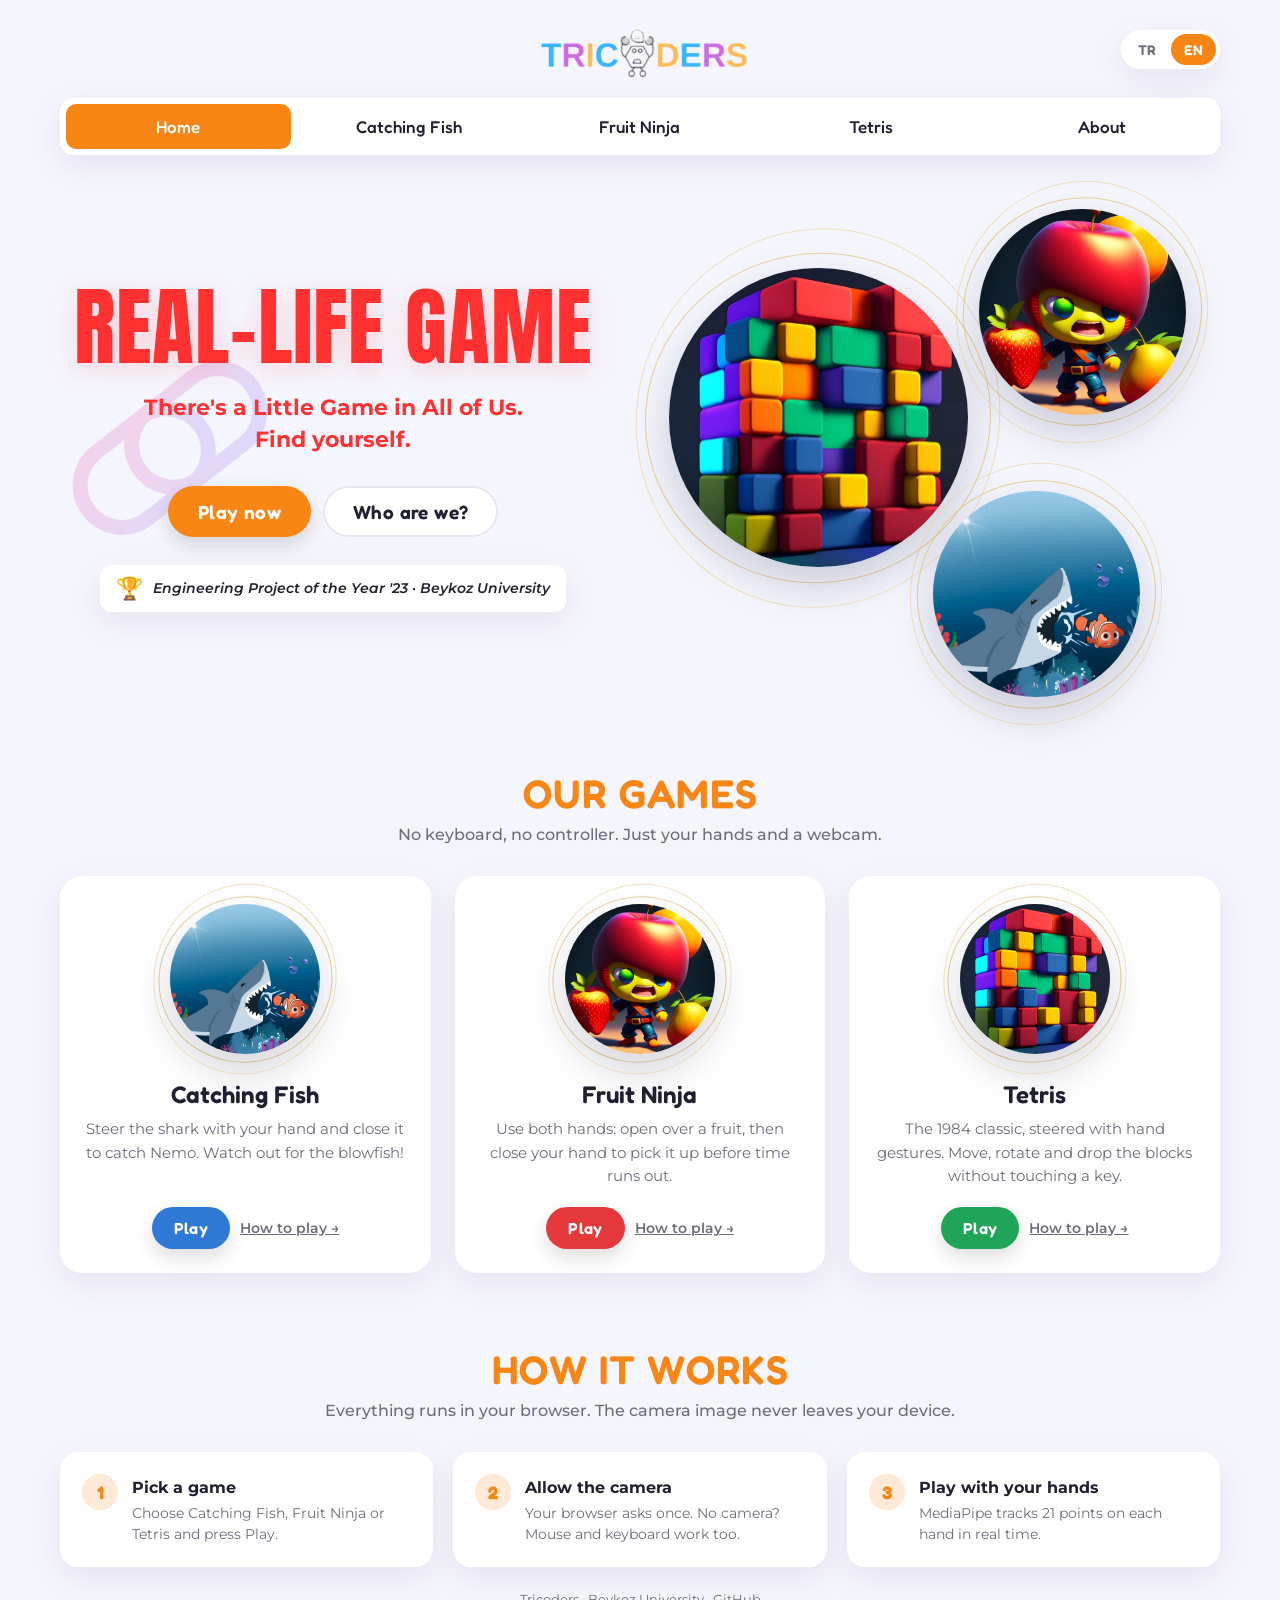
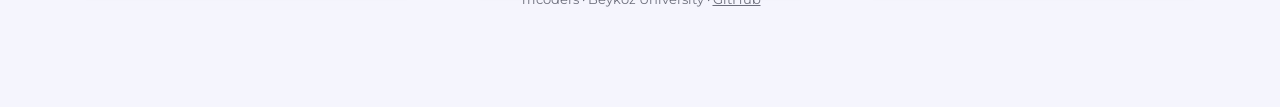
<file: web/index.html>
<!DOCTYPE html>
<html lang="en">
<head>
  <meta charset="UTF-8">
  <meta name="viewport" content="width=device-width, initial-scale=1.0">
  <title>Tricoders · Real-Life Games</title>
  <meta name="description" content="Tricoders: Catching Fish, Fruit Ninja and Tetris played with your hands through your webcam.">
  <link rel="icon" href="assets/site/icon.png">
  <link rel="preconnect" href="https://fonts.googleapis.com">
  <link rel="preconnect" href="https://fonts.gstatic.com" crossorigin>
  <link href="https://fonts.googleapis.com/css2?family=Anton&family=Fredoka:wght@500;600;700&family=Montserrat:wght@500;600;700;800&display=swap" rel="stylesheet">
  <style>
    :root {
      --bg: #f5f5fd;
      --surface: #ffffff;
      --text: #1f2030;
      --muted: #6b6d7a;
      --border: #e6e6f2;
      --orange: #f88615;
      --orange-soft: #fde9d6;
      --red: #ff3131;
      --gold: #e9cf98;
      --blue: #2e78d6;
      --green: #1fa45a;
      --lilac: #e4d8ff;
      --shadow: 0 10px 30px rgba(40, 30, 90, 0.08);
    }
    * { box-sizing: border-box; }
    html { scroll-behavior: smooth; }
    body {
      margin: 0;
      background: var(--bg);
      color: var(--text);
      font-family: "Montserrat", system-ui, sans-serif;
      -webkit-font-smoothing: antialiased;
    }
    img { max-width: 100%; display: block; }
    a { color: inherit; }
    .wrap { max-width: 1200px; margin: 0 auto; padding: 0 20px 64px; }

    /* ---------- header + nav ---------- */
    header { padding: 28px 0 6px; display: flex; justify-content: center; position: relative; }
    .lang {
      position: absolute;
      right: 0;
      top: 30px;
      display: flex;
      padding: 4px;
      gap: 2px;
      border-radius: 999px;
      background: var(--surface);
      box-shadow: var(--shadow);
    }
    .lang button {
      border: 0;
      background: none;
      padding: 7px 13px;
      border-radius: 999px;
      font-family: "Fredoka", sans-serif;
      font-weight: 600;
      font-size: 14px;
      color: var(--muted);
      cursor: pointer;
    }
    .lang button[aria-pressed="true"] { background: var(--orange); color: #fff; }
    header img { width: min(360px, 76%); height: auto; }
    nav {
      display: flex;
      gap: 6px;
      background: var(--surface);
      border-radius: 14px;
      padding: 6px;
      margin: 14px auto 0;
      box-shadow: var(--shadow);
      position: sticky;
      top: 10px;
      z-index: 5;
    }
    nav a {
      flex: 1;
      text-align: center;
      padding: 12px 8px;
      border-radius: 10px;
      text-decoration: none;
      font-family: "Fredoka", sans-serif;
      font-weight: 500;
      font-size: 17px;
      transition: background 0.15s, color 0.15s;
    }
    nav a:hover { color: var(--orange); }
    nav a.active { background: var(--orange); color: #fff; }

    section { display: none; padding-top: 44px; animation: fade 0.35s ease; }
    section.active { display: block; }
    @keyframes fade { from { opacity: 0; transform: translateY(8px); } to { opacity: 1; transform: none; } }

    /* ---------- shared bits ---------- */
    .hl {
      background: var(--orange-soft);
      padding: 0.18em 0.4em;
      line-height: 2.05;
      border-radius: 6px;
      -webkit-box-decoration-break: clone;
      box-decoration-break: clone;
    }
    .btn {
      display: inline-flex;
      align-items: center;
      gap: 10px;
      padding: 14px 30px;
      border-radius: 999px;
      color: #fff;
      font-family: "Fredoka", sans-serif;
      font-weight: 600;
      font-size: 19px;
      letter-spacing: 0.4px;
      text-decoration: none;
      box-shadow: 0 8px 20px rgba(0, 0, 0, 0.14);
      transition: transform 0.15s ease, box-shadow 0.15s ease;
    }
    .btn:hover { transform: translateY(-2px); box-shadow: 0 12px 26px rgba(0, 0, 0, 0.18); }
    .btn.orange { background: var(--orange); }
    .btn.blue { background: var(--blue); }
    .btn.red { background: #e5383b; }
    .btn.green { background: var(--green); }
    .btn.ghost { background: var(--surface); color: var(--text); box-shadow: inset 0 0 0 2px var(--border); }
    .btn svg { width: 18px; height: 18px; }

    /* round artwork with the thin gold orbit rings of the original design */
    .orb { position: relative; aspect-ratio: 1; }
    .orb img {
      width: 100%;
      height: 100%;
      object-fit: cover;
      border-radius: 50%;
      transform: scale(1.0);
      box-shadow: 0 18px 40px rgba(20, 20, 60, 0.18);
    }
    .orb::before, .orb::after {
      content: "";
      position: absolute;
      inset: -7%;
      border-radius: 50%;
      border: 1.5px solid var(--gold);
      pointer-events: none;
    }
    .orb::before { transform: rotate(-12deg) scale(1.02, 0.97); }
    .orb::after { inset: -12%; transform: rotate(18deg) scale(0.98, 1.03); opacity: 0.6; }

    /* ---------- home ---------- */
    .hero {
      display: grid;
      grid-template-columns: 1fr 1.05fr;
      align-items: center;
      gap: 40px;
      min-height: 460px;
    }
    .hero-text { position: relative; text-align: center; padding: 40px 0; }
    .chain {
      position: absolute;
      left: -30px;
      top: 50%;
      width: 280px;
      transform: translateY(-50%);
      opacity: 0.55;
      z-index: -1;
    }
    .hero h1 {
      margin: 0;
      font-family: "Anton", sans-serif;
      font-weight: 400;
      font-size: clamp(48px, 7vw, 86px);
      line-height: 1;
      letter-spacing: 1px;
      color: var(--red);
      text-shadow: 0 6px 24px rgba(255, 49, 49, 0.18);
    }
    .tagline {
      margin: 22px 0 30px;
      color: var(--red);
      font-weight: 700;
      font-size: clamp(17px, 1.9vw, 22px);
      line-height: 1.45;
    }
    .hero-cta { display: flex; flex-wrap: wrap; gap: 12px; justify-content: center; }
    .award {
      display: inline-flex;
      align-items: center;
      gap: 10px;
      margin-top: 28px;
      padding: 10px 16px;
      border-radius: 12px;
      background: var(--surface);
      box-shadow: var(--shadow);
      font-size: 14px;
      font-weight: 600;
    }
    .award span { font-size: 22px; }

    .cluster { position: relative; aspect-ratio: 1.15; }
    .cluster .orb { position: absolute; animation: float 6s ease-in-out infinite; }
    .cluster .o1 { width: 52%; left: 4%; top: 14%; }
    .cluster .o2 { width: 36%; right: 6%; top: 2%; animation-delay: -2s; }
    .cluster .o3 { width: 36%; right: 14%; bottom: 0; animation-delay: -4s; }
    @keyframes float { 0%, 100% { transform: translateY(0); } 50% { transform: translateY(-10px); } }

    .section-title {
      text-align: center;
      font-family: "Fredoka", sans-serif;
      font-weight: 600;
      font-size: clamp(28px, 3.4vw, 40px);
      color: var(--orange);
      letter-spacing: 1px;
      margin: 72px 0 8px;
    }
    .section-sub { text-align: center; color: var(--muted); margin: 0 0 32px; font-weight: 500; }

    .cards { display: grid; grid-template-columns: repeat(3, 1fr); gap: 24px; }
    .card {
      background: var(--surface);
      border-radius: 22px;
      padding: 28px 24px 24px;
      box-shadow: var(--shadow);
      display: flex;
      flex-direction: column;
      align-items: center;
      text-align: center;
      transition: transform 0.2s ease;
    }
    .card:hover { transform: translateY(-4px); }
    .card .orb { width: 150px; margin-bottom: 26px; }
    .card h3 { margin: 0 0 8px; font-family: "Fredoka", sans-serif; font-weight: 600; font-size: 24px; }
    .card p { margin: 0 0 20px; color: var(--muted); font-size: 15px; line-height: 1.55; flex: 1; }
    .card .links { display: flex; gap: 10px; align-items: center; }
    .card .btn { padding: 11px 22px; font-size: 16px; }
    .card .more { font-weight: 600; font-size: 14px; color: var(--muted); }

    .steps { display: grid; grid-template-columns: repeat(3, 1fr); gap: 20px; }
    .step {
      background: var(--surface);
      border-radius: 18px;
      padding: 22px;
      box-shadow: var(--shadow);
      display: flex;
      gap: 14px;
      align-items: flex-start;
    }
    .step b {
      flex: none;
      width: 36px;
      height: 36px;
      border-radius: 50%;
      display: grid;
      place-items: center;
      background: var(--orange-soft);
      color: var(--orange);
      font-family: "Fredoka", sans-serif;
      font-size: 18px;
    }
    .step h4 { margin: 4px 0 6px; font-size: 16px; }
    .step p { margin: 0; color: var(--muted); font-size: 14px; line-height: 1.5; }

    /* ---------- game pages ---------- */
    .game {
      display: grid;
      grid-template-columns: 0.8fr 1.2fr;
      gap: 56px;
      align-items: center;
    }
    .game .orb { width: min(360px, 82%); margin: 0 auto; }
    .game h2 {
      margin: 0 0 18px;
      font-family: "Fredoka", sans-serif;
      font-weight: 700;
      font-size: clamp(34px, 4vw, 48px);
    }
    .desc {
      margin: 0;
      font-weight: 500;
      font-size: clamp(15px, 1.45vw, 18px);
      letter-spacing: 0.04em;
    }
    .game .actions { display: flex; flex-wrap: wrap; gap: 12px; align-items: center; margin-top: 28px; }
    .note { margin: 14px 0 0; color: var(--muted); font-size: 14px; font-weight: 500; }

    .hint { margin-top: 30px; }
    .hint-label {
      display: inline-block;
      background: var(--orange-soft);
      padding: 4px 10px;
      border-radius: 6px;
      font-weight: 800;
      font-size: 15px;
      letter-spacing: 0.6px;
    }
    .hint-row { display: flex; flex-wrap: wrap; gap: 34px; align-items: flex-start; margin-top: 18px; }
    .hint-row.center { align-items: center; }
    .hint-item { display: flex; flex-direction: column; align-items: center; gap: 6px; }
    .hint-item img { width: 62px; height: auto; }
    .hint-item b {
      font-family: "Fredoka", sans-serif;
      color: var(--orange);
      font-size: 14px;
      font-weight: 700;
      letter-spacing: 0.5px;
      white-space: nowrap;
    }
    .hint-item svg { width: 64px; height: auto; }
    .hint-item svg.rot { width: 26px; }
    .hint-item svg.down { width: 14px; }
    .hint-item .no-hand { font-weight: 800; font-size: 14px; height: 72px; display: flex; align-items: center; }

    /* ---------- about ---------- */
    .team { display: grid; grid-template-columns: repeat(3, 1fr); gap: 28px; margin-top: 8px; }
    .member { display: flex; flex-direction: column; align-items: center; }
    .member .photo {
      width: 170px;
      aspect-ratio: 1;
      border-radius: 50%;
      padding: 8px;
      background: radial-gradient(circle, #fff7e6 60%, #fbe3b8 100%);
      box-shadow: 0 0 0 6px #fff4dd, 0 14px 32px rgba(248, 134, 21, 0.25);
      position: relative;
      z-index: 1;
    }
    .member .photo img { width: 100%; height: 100%; border-radius: 50%; object-fit: cover; }
    .member .info {
      margin-top: -20px;
      padding: 38px 18px 22px;
      width: min(280px, 100%);
      background: var(--surface);
      border-radius: 24px;
      text-align: center;
      box-shadow: inset 0 -7px 0 #f3b37a, inset 0 7px 0 #f8cfa5, var(--shadow);
    }
    .member .name { font-weight: 600; font-size: 15px; }
    .member .role {
      margin-top: 8px;
      font-family: "Fredoka", sans-serif;
      font-weight: 700;
      font-size: 17px;
      letter-spacing: 0.6px;
      text-transform: uppercase;
    }

    .story {
      margin: 64px auto 0;
      max-width: 860px;
      background: var(--surface);
      border-radius: 22px;
      padding: 30px 32px;
      box-shadow: var(--shadow);
      line-height: 1.7;
      font-size: 15px;
    }
    .story h3 { margin: 0 0 10px; font-family: "Fredoka", sans-serif; font-size: 22px; font-weight: 600; }
    .story p { margin: 0 0 10px; color: #3c3e4c; }
    .tags { display: flex; flex-wrap: wrap; gap: 8px; margin-top: 14px; }
    .tags span {
      padding: 6px 12px;
      border-radius: 999px;
      background: var(--bg);
      font-size: 13px;
      font-weight: 600;
    }

    .feedback {
      max-width: 860px;
      margin: 28px auto 0;
      background: var(--surface);
      border-radius: 22px;
      padding: 30px 32px;
      box-shadow: var(--shadow);
    }
    .feedback h3 { margin: 0 0 6px; font-family: "Fredoka", sans-serif; font-size: 24px; font-weight: 600; }
    .feedback label { display: block; font-size: 13px; color: var(--muted); margin: 14px 0 6px; font-weight: 600; }
    .feedback input {
      width: 100%;
      padding: 11px 13px;
      border: 1.5px solid var(--border);
      border-radius: 10px;
      font: inherit;
      font-size: 15px;
      background: var(--bg);
      outline: none;
      transition: border-color 0.15s;
    }
    .feedback input:focus { border-color: var(--orange); }
    .grid2 { display: grid; grid-template-columns: 1fr 1fr; gap: 0 18px; }
    .feedback button {
      margin-top: 22px;
      padding: 12px 26px;
      border: 0;
      border-radius: 999px;
      background: var(--orange);
      color: #fff;
      font-family: "Fredoka", sans-serif;
      font-size: 17px;
      font-weight: 600;
      cursor: pointer;
    }
    .success { color: var(--green); margin-left: 12px; font-weight: 600; }
    .entries { margin-top: 20px; font-size: 14px; color: var(--muted); }
    .entries div { padding: 10px 0; border-top: 1px solid var(--border); }

    .linkedin {
      max-width: 860px;
      margin: 28px auto 0;
      background: var(--surface);
      border-radius: 22px;
      padding: 30px 32px;
      box-shadow: var(--shadow);
      text-align: center;
    }
    .linkedin h3 { margin: 0 0 6px; font-family: "Fredoka", sans-serif; font-size: 22px; font-weight: 600; }
    .linkedin p { margin: 0 0 20px; color: var(--muted); font-size: 14px; }
    .linkedin iframe {
      width: 100%;
      max-width: 520px;
      height: 760px;
      border: 0;
      border-radius: 12px;
      background: var(--bg);
    }
    .linkedin .open { display: inline-block; margin-top: 14px; font-weight: 600; font-size: 14px; color: #0a66c2; }

    footer { text-align: center; color: var(--muted); font-size: 13px; padding: 24px 0 36px; }

    /* ---------- responsive ---------- */
    @media (max-width: 900px) {
      .hero, .game { grid-template-columns: 1fr; gap: 28px; }
      .hero-text { padding: 10px 0 0; }
      .cluster { max-width: 460px; margin: 0 auto; width: 100%; }
      .game { text-align: left; }
      .game .orb { width: min(280px, 70%); }
      .cards, .steps, .team { grid-template-columns: 1fr; }
      .card .orb { width: 130px; }
    }
    @media (max-width: 600px) {
      .wrap { padding: 0 16px 48px; }
      header { flex-direction: column; align-items: center; gap: 12px; }
      .lang { position: static; }
      .linkedin { padding: 22px 12px; }
      .linkedin iframe { height: 640px; }
      nav { flex-wrap: wrap; }
      nav a { flex: 1 1 30%; font-size: 15px; padding: 10px 4px; }
      .grid2 { grid-template-columns: 1fr; }
      .hint-row { gap: 20px; }
      .feedback, .story { padding: 24px 20px; }
      .chain { width: 200px; left: -40px; }
    }
    @media (prefers-reduced-motion: reduce) {
      .cluster .orb, section { animation: none; }
    }
  </style>
</head>
<body>
  <div class="wrap">
    <header>
      <img src="assets/site/logo.png" alt="Tricoders">
      <div class="lang" role="group" aria-label="Language">
        <button type="button" data-lang="tr">TR</button>
        <button type="button" data-lang="en">EN</button>
      </div>
    </header>

    <nav>
      <a href="#home" data-tab="home" data-i18n="nav.home">Home</a>
      <a href="#catching-fish" data-tab="catching-fish">Catching Fish</a>
      <a href="#fruit-ninja" data-tab="fruit-ninja">Fruit Ninja</a>
      <a href="#tetris" data-tab="tetris">Tetris</a>
      <a href="#about" data-tab="about" data-i18n="nav.about">About</a>
    </nav>

    <!-- HOME -->
    <section id="home">
      <div class="hero">
        <div class="hero-text">
          <svg class="chain" viewBox="0 0 300 300" fill="none" aria-hidden="true">
            <defs>
              <linearGradient id="chainGrad" x1="0" y1="0" x2="1" y2="1">
                <stop offset="0" stop-color="#f6b6d9"/><stop offset="1" stop-color="#c9c2ff"/>
              </linearGradient>
            </defs>
            <g stroke="url(#chainGrad)" stroke-width="16" transform="rotate(-38 150 150)">
              <rect x="40" y="105" width="150" height="90" rx="45"/>
              <rect x="110" y="105" width="150" height="90" rx="45"/>
            </g>
          </svg>
          <h1 data-i18n="hero.title">REAL-LIFE GAME</h1>
          <p class="tagline" data-i18n="hero.tagline">There's a Little Game in All of Us.<br>Find yourself.</p>
          <div class="hero-cta">
            <a class="btn orange" href="#games" data-i18n="hero.play">Play now</a>
            <a class="btn ghost" href="#about" data-i18n="hero.who">Who are we?</a>
          </div>
          <div class="award"><span>🏆</span> <em data-i18n="award">Engineering Project of the Year '23 · Beykoz University</em></div>
        </div>
        <div class="cluster" aria-hidden="true">
          <div class="orb o1"><img src="assets/site/game-tetris.jpg" alt=""></div>
          <div class="orb o2"><img src="assets/site/game-fruit.jpg" alt=""></div>
          <div class="orb o3"><img src="assets/site/game-fish.jpg" alt=""></div>
        </div>
      </div>

      <h2 class="section-title" id="games" data-i18n="games.title">OUR GAMES</h2>
      <p class="section-sub" data-i18n="games.sub">No keyboard, no controller. Just your hands and a webcam.</p>
      <div class="cards">
        <div class="card">
          <div class="orb"><img src="assets/site/game-fish.jpg" alt="Catching Fish"></div>
          <h3>Catching Fish</h3>
          <p data-i18n="card.fish">Steer the shark with your hand and close it to catch Nemo. Watch out for the blowfish!</p>
          <div class="links"><a class="btn blue" href="games/catching-fish.html" data-i18n="card.play">Play</a><a class="more" href="#catching-fish" data-i18n="card.how">How to play →</a></div>
        </div>
        <div class="card">
          <div class="orb"><img src="assets/site/game-fruit.jpg" alt="Fruit Ninja"></div>
          <h3>Fruit Ninja</h3>
          <p data-i18n="card.fruit">Use both hands: open over a fruit, then close your hand to pick it up before time runs out.</p>
          <div class="links"><a class="btn red" href="games/fruit-ninja.html" data-i18n="card.play">Play</a><a class="more" href="#fruit-ninja" data-i18n="card.how">How to play →</a></div>
        </div>
        <div class="card">
          <div class="orb"><img src="assets/site/game-tetris.jpg" alt="Tetris"></div>
          <h3>Tetris</h3>
          <p data-i18n="card.tetris">The 1984 classic, steered with hand gestures. Move, rotate and drop the blocks without touching a key.</p>
          <div class="links"><a class="btn green" href="games/tetris.html" data-i18n="card.play">Play</a><a class="more" href="#tetris" data-i18n="card.how">How to play →</a></div>
        </div>
      </div>

      <h2 class="section-title" data-i18n="how.title">HOW IT WORKS</h2>
      <p class="section-sub" data-i18n="how.sub">Everything runs in your browser. The camera image never leaves your device.</p>
      <div class="steps">
        <div class="step"><b>1</b><div><h4 data-i18n="how.1t">Pick a game</h4><p data-i18n="how.1">Choose Catching Fish, Fruit Ninja or Tetris and press Play.</p></div></div>
        <div class="step"><b>2</b><div><h4 data-i18n="how.2t">Allow the camera</h4><p data-i18n="how.2">Your browser asks once. No camera? Mouse and keyboard work too.</p></div></div>
        <div class="step"><b>3</b><div><h4 data-i18n="how.3t">Play with your hands</h4><p data-i18n="how.3">MediaPipe tracks 21 points on each hand in real time.</p></div></div>
      </div>
    </section>

    <!-- CATCHING FISH -->
    <section id="catching-fish">
      <div class="game">
        <div class="orb"><img src="assets/site/game-fish.jpg" alt="A shark chasing Nemo"></div>
        <div>
          <h2>Catching Fish</h2>
          <p class="desc"><span class="hl" data-i18n="desc.fish">The game is catching fish. An exciting adventure inspired by the beloved film "Finding Nemo". In order not to starve the shark, you have to eat the Nemo. Just open and close your hand for the shark to catch the Nemo. You have 60 seconds, be quick. Be careful, don't eat the blowfish while you try to catch the Nemo.</span></p>
          <div class="hint">
            <span class="hint-label" data-i18n="hint.title">HINT:</span>
            <div class="hint-row center">
              <div class="hint-item"><img src="assets/hints/open.svg" alt="Open hand"></div>
              <div class="hint-item"><svg viewBox="0 0 120 60" fill="none" stroke="#222" stroke-width="5" stroke-linecap="round" stroke-linejoin="round"><path d="M6 52 C20 20 48 12 58 30 C66 46 46 50 50 34 C56 14 86 8 108 16"/><path d="M96 6 L110 16 L98 28"/></svg><b data-i18n="hint.catching">CATCHING</b></div>
              <div class="hint-item"><img src="assets/hints/fist.svg" alt="Closed hand"></div>
            </div>
          </div>
          <div class="actions">
            <a class="btn blue" href="games/catching-fish.html" data-i18n="play.fish">PLAY CATCHING FISH</a>
            <a class="btn ghost" href="https://github.com/elif1906/Catching-fish" target="_blank" rel="noopener" data-i18n="download">Download</a>
          </div>
          <p class="note" data-i18n="note.fish"></p>
        </div>
      </div>
    </section>

    <!-- FRUIT NINJA -->
    <section id="fruit-ninja">
      <div class="game">
        <div class="orb"><img src="assets/site/game-fruit.jpg" alt="An apple ninja with fruits"></div>
        <div>
          <h2>Fruit Ninja</h2>
          <p class="desc"><span class="hl" data-i18n="desc.fruit">Are you seeking an immersive gaming experience? Discover the thrill of playing this game using both hands, a new approach that deviates from the conventional phone-based gameplay. Envision your hands transforming into razor-sharp blades as you obliterate a variety of fruits, unlocking a sense of exhilaration like never before.</span></p>
          <div class="hint">
            <span class="hint-label" data-i18n="hint.title">HINT:</span>
            <div class="hint-row center">
              <div class="hint-item"><img src="assets/hints/open.svg" alt="Open hand"></div>
              <div class="hint-item"><svg viewBox="0 0 120 60" fill="none" stroke="#222" stroke-width="5" stroke-linecap="round" stroke-linejoin="round"><path d="M6 52 C20 20 48 12 58 30 C66 46 46 50 50 34 C56 14 86 8 108 16"/><path d="M96 6 L110 16 L98 28"/></svg><b data-i18n="hint.pickup">PICK UP</b></div>
              <div class="hint-item"><img src="assets/hints/fist.svg" alt="Closed hand"></div>
            </div>
          </div>
          <div class="actions">
            <a class="btn red" href="games/fruit-ninja.html" data-i18n="play.fruit">PLAY FRUIT NINJA</a>
            <a class="btn ghost" href="https://github.com/elif1906/FruitAl" target="_blank" rel="noopener" data-i18n="download">Download</a>
          </div>
          <p class="note" data-i18n="note.fruit"></p>
        </div>
      </div>
    </section>

    <!-- TETRIS -->
    <section id="tetris">
      <div class="game">
        <div class="orb"><img src="assets/site/game-tetris.jpg" alt="Colourful tetris blocks"></div>
        <div>
          <h2>Tetris</h2>
          <p class="desc"><span class="hl" data-i18n="desc.tetris">Did you know that the first Tetris game appeared in 1984? However, we have revitalized this beloved game using cutting-edge technologies, bringing it into the modern era of 2023. All you have to do is give directions to the blocks with your hands. Experience the thrill of this ambitious adaptation, as you challenge yourself.</span></p>
          <div class="hint">
            <span class="hint-label" data-i18n="hint.title">HINT:</span>
            <div class="hint-row">
              <div class="hint-item"><img src="assets/hints/thumb.svg" alt="Fist with thumb out"><b data-i18n="hint.left">GO LEFT</b><svg viewBox="0 0 120 30" fill="none" stroke="#222" stroke-width="5" stroke-linecap="round" stroke-linejoin="round"><path d="M112 15 H10 M24 4 L10 15 L24 26"/></svg></div>
              <div class="hint-item"><img src="assets/hints/pinky.svg" alt="Fist with pinky up"><b data-i18n="hint.right">GO RIGHT</b><svg viewBox="0 0 120 30" fill="none" stroke="#222" stroke-width="5" stroke-linecap="round" stroke-linejoin="round"><path d="M8 15 H110 M96 4 L110 15 L96 26"/></svg></div>
              <div class="hint-item"><img src="assets/hints/open.svg" alt="Open hand"><b data-i18n="hint.rotate">ROTATES</b><svg class="rot" viewBox="0 0 60 60" fill="none" stroke="#222" stroke-width="5" stroke-linecap="round" stroke-linejoin="round"><path d="M44 16 A20 20 0 1 1 16 18"/><path d="M8 10 L16 18 L6 24"/></svg></div>
              <div class="hint-item"><span class="no-hand" data-i18n="hint.nohand">NO HAND</span><b data-i18n="hint.down">GO DOWN</b><svg class="down" viewBox="0 0 30 60" fill="none" stroke="#222" stroke-width="5" stroke-linecap="round" stroke-linejoin="round"><path d="M15 4 V54 M4 42 L15 54 L26 42"/></svg></div>
            </div>
          </div>
          <div class="actions">
            <a class="btn green" href="games/tetris.html" data-i18n="play.tetris">PLAY TETRIS</a>
            <a class="btn ghost" href="https://github.com/elif1906/TetrisAl" target="_blank" rel="noopener" data-i18n="download">Download</a>
          </div>
          <p class="note" data-i18n="note.tetris"></p>
        </div>
      </div>
    </section>

    <!-- ABOUT -->
    <section id="about">
      <h2 class="section-title" style="margin-top: 8px" data-i18n="about.title">WHO ARE WE ?</h2>
      <p class="section-sub" data-i18n="about.sub">Beykoz University · 2022–2023</p>
      <div class="team">
        <div class="member">
          <div class="photo"><img src="assets/site/team-sevval.jpg" alt="Şevval Kalkavan"></div>
          <div class="info"><div class="name">Şevval Kalkavan</div><div class="role" data-i18n="role.cv">Computer Vision</div></div>
        </div>
        <div class="member">
          <div class="photo"><img src="assets/site/team-kubra.jpg" alt="Kübra Bahadır"></div>
          <div class="info"><div class="name">Kübra Bahadır</div><div class="role" data-i18n="role.web">Web Interface Design</div></div>
        </div>
        <div class="member">
          <div class="photo"><img src="assets/site/team-elif.jpg" alt="Elif Nur Aslıhan Celepoğlu"></div>
          <div class="info"><div class="name">Elif Nur Aslıhan Celepoğlu</div><div class="role" data-i18n="role.game">Game Development</div></div>
        </div>
      </div>

      <div class="story">
        <h3 data-i18n="story.title">🏆 Engineering Project of the Year '23</h3>
        <p data-i18n="story.1">Tricoders, a real-life game controlled with human hand gestures, received the Engineering Project of the Year award at Beykoz University in the 2022–2023 third-grade category.</p>
        <p data-i18n="story.2">We wanted to re-present familiar games with an innovative idea: instead of a keyboard, the games follow your hand movements, so you can experience them in a more physical way.</p>
        <div class="tags"><span>Python</span><span>OpenCV</span><span>MediaPipe</span><span>Pygame</span><span>Streamlit</span><span>JavaScript</span></div>
      </div>

      <div class="linkedin">
        <h3 data-i18n="li.title">Tricoders on LinkedIn</h3>
        <p data-i18n="li.sub">Our award, as announced by our instructor Mustafa Yıldız.</p>
        <iframe src="https://www.linkedin.com/embed/feed/update/urn:li:share:7086584277244518400" title="LinkedIn post about the Tricoders award" loading="lazy" allowfullscreen></iframe>
        <br><a class="open" href="https://www.linkedin.com/posts/elif-nur-asl%C4%B1han-celepo%C4%9Flu_share-7086584277244518400-gU6V/" target="_blank" rel="noopener" data-i18n="li.open">Open on LinkedIn ↗</a>
      </div>

      <form class="feedback" id="feedback">
        <h3 data-i18n="form.title">We are waiting for your comments 😎</h3>
        <div class="grid2">
          <div><label for="f-name" data-i18n="form.name">Name</label><input id="f-name" required></div>
          <div><label for="f-last" data-i18n="form.last">Last name</label><input id="f-last"></div>
          <div><label for="f-age" data-i18n="form.age">Age</label><input id="f-age" type="number" min="0" max="120"></div>
          <div><label for="f-game" data-i18n="form.game">Favorite game</label><input id="f-game"></div>
          <div><label for="f-fish" data-i18n="form.fish">Catching Fish score [0–10]</label><input id="f-fish" type="number" min="0" max="10"></div>
          <div><label for="f-fruit" data-i18n="form.fruit">Fruit Ninja score [0–10]</label><input id="f-fruit" type="number" min="0" max="10"></div>
          <div><label for="f-tetris" data-i18n="form.tetris">Tetris score [0–10]</label><input id="f-tetris" type="number" min="0" max="10"></div>
        </div>
        <button type="submit" data-i18n="form.submit">Sign the form</button><span class="success" id="f-ok" data-i18n="form.ok" hidden>Form signed successfully.</span>
        <div class="entries" id="entries"></div>
      </form>
    </section>

    <footer><span data-i18n="footer">Tricoders · Beykoz University</span> · <a href="https://github.com/elif1906/TricodersWebsite" target="_blank" rel="noopener">GitHub</a></footer>
  </div>

  <script>
    // ---------- languages: Turkish / English ----------
    const I18N = {
      en: {
        "doc.title": "Tricoders · Real-Life Games",
        "nav.home": "Home", "nav.about": "About",
        "hero.title": "REAL-LIFE GAME",
        "hero.tagline": "There's a Little Game in All of Us.<br>Find yourself.",
        "hero.play": "Play now", "hero.who": "Who are we?",
        "award": "Engineering Project of the Year '23 · Beykoz University",
        "games.title": "OUR GAMES", "games.sub": "No keyboard, no controller. Just your hands and a webcam.",
        "card.fish": "Steer the shark with your hand and close it to catch Nemo. Watch out for the blowfish!",
        "card.fruit": "Use both hands: open over a fruit, then close your hand to pick it up before time runs out.",
        "card.tetris": "The 1984 classic, steered with hand gestures. Move, rotate and drop the blocks without touching a key.",
        "card.play": "Play", "card.how": "How to play →",
        "how.title": "HOW IT WORKS", "how.sub": "Everything runs in your browser. The camera image never leaves your device.",
        "how.1t": "Pick a game", "how.1": "Choose Catching Fish, Fruit Ninja or Tetris and press Play.",
        "how.2t": "Allow the camera", "how.2": "Your browser asks once. No camera? Mouse and keyboard work too.",
        "how.3t": "Play with your hands", "how.3": "MediaPipe tracks 21 points on each hand in real time.",
        "desc.fish": "The game is catching fish. An exciting adventure inspired by the beloved film \"Finding Nemo\". In order not to starve the shark, you have to eat the Nemo. Just open and close your hand for the shark to catch the Nemo. You have 60 seconds, be quick. Be careful, don't eat the blowfish while you try to catch the Nemo.",
        "desc.fruit": "Are you seeking an immersive gaming experience? Discover the thrill of playing this game using both hands, a new approach that deviates from the conventional phone-based gameplay. Envision your hands transforming into razor-sharp blades as you obliterate a variety of fruits, unlocking a sense of exhilaration like never before.",
        "desc.tetris": "Did you know that the first Tetris game appeared in 1984? However, we have revitalized this beloved game using cutting-edge technologies, bringing it into the modern era of 2023. All you have to do is give directions to the blocks with your hands. Experience the thrill of this ambitious adaptation, as you challenge yourself.",
        "hint.title": "HINT:", "hint.catching": "CATCHING", "hint.pickup": "PICK UP",
        "hint.left": "GO LEFT", "hint.right": "GO RIGHT", "hint.rotate": "ROTATES", "hint.nohand": "NO HAND", "hint.down": "GO DOWN",
        "play.fish": "PLAY CATCHING FISH", "play.fruit": "PLAY FRUIT NINJA", "play.tetris": "PLAY TETRIS",
        "download": "Download",
        "note.fish": "Your camera opens; steer the shark by opening and closing your hand. No camera? You can play with the mouse.",
        "note.fruit": "You can play with both hands: open your hand over a fruit, then close it to catch it.",
        "note.tetris": "Control the blocks with hand gestures. The arrow keys on your keyboard work too.",
        "about.title": "WHO ARE WE ?", "about.sub": "Beykoz University · 2022–2023",
        "role.cv": "Computer Vision", "role.web": "Web Interface Design", "role.game": "Game Development",
        "story.title": "🏆 Engineering Project of the Year '23",
        "story.1": "Tricoders, a real-life game controlled with human hand gestures, received the Engineering Project of the Year award at Beykoz University in the 2022–2023 third-grade category.",
        "story.2": "We wanted to re-present familiar games with an innovative idea: instead of a keyboard, the games follow your hand movements, so you can experience them in a more physical way.",
        "li.title": "Tricoders on LinkedIn", "li.sub": "Our award, as announced by our instructor Mustafa Yıldız.", "li.open": "Open on LinkedIn ↗",
        "form.title": "We are waiting for your comments 😎",
        "form.name": "Name", "form.last": "Last name", "form.age": "Age", "form.game": "Favorite game",
        "form.fish": "Catching Fish score [0–10]", "form.fruit": "Fruit Ninja score [0–10]", "form.tetris": "Tetris score [0–10]",
        "form.submit": "Sign the form", "form.ok": "Form signed successfully.",
        "footer": "Tricoders · Beykoz University",
      },
      tr: {
        "doc.title": "Tricoders · Gerçek Hayat Oyunları",
        "nav.home": "Ana Sayfa", "nav.about": "Hakkımızda",
        "hero.title": "GERÇEK HAYAT OYUNU",
        "hero.tagline": "Hepimizin içinde küçük bir oyun var.<br>Kendini bul.",
        "hero.play": "Hemen oyna", "hero.who": "Biz kimiz?",
        "award": "Yılın Mühendislik Projesi '23 · Beykoz Üniversitesi",
        "games.title": "OYUNLARIMIZ", "games.sub": "Klavye yok, kumanda yok. Sadece ellerin ve bir kamera.",
        "card.fish": "Köpek balığını elinle yönet, elini kapatıp Nemo'yu yakala. Balon balığına dikkat!",
        "card.fruit": "İki elini de kullan: meyvenin üstünde elini aç, süre bitmeden kapatıp meyveyi kap.",
        "card.tetris": "1984'ün efsane oyunu, el hareketleriyle. Blokları hiçbir tuşa dokunmadan kaydır, döndür, indir.",
        "card.play": "Oyna", "card.how": "Nasıl oynanır →",
        "how.title": "NASIL ÇALIŞIR", "how.sub": "Her şey tarayıcında çalışır. Kamera görüntün cihazından hiç çıkmaz.",
        "how.1t": "Bir oyun seç", "how.1": "Catching Fish, Fruit Ninja ya da Tetris'i seç ve Oyna'ya bas.",
        "how.2t": "Kameraya izin ver", "how.2": "Tarayıcın bir kez sorar. Kameran yoksa fare ve klavye de çalışır.",
        "how.3t": "Ellerinle oyna", "how.3": "MediaPipe her elindeki 21 noktayı gerçek zamanlı takip eder.",
        "desc.fish": "Oyunumuz balık yakalama. Sevilen \"Kayıp Balık Nemo\" filminden ilham alan heyecanlı bir macera. Köpek balığını aç bırakmamak için Nemo'yu yemen gerekiyor. Köpek balığının Nemo'yu yakalaması için elini açıp kapatman yeterli. 60 saniyen var, çabuk ol. Nemo'yu yakalamaya çalışırken balon balığını yememeye dikkat et.",
        "desc.fruit": "Seni içine çeken bir oyun deneyimi mi arıyorsun? Bu oyunu iki elinle oynamanın heyecanını keşfet: alışılmış telefon oyunlarından farklı, yepyeni bir yaklaşım. Ellerinin keskin kılıçlara dönüştüğünü ve meyveleri bir bir yok ettiğini hayal et; daha önce hiç yaşamadığın bir coşkuyu hisset.",
        "desc.tetris": "İlk Tetris oyununun 1984'te çıktığını biliyor muydun? Biz bu sevilen oyunu en yeni teknolojilerle yeniden canlandırıp 2023'e taşıdık. Tek yapman gereken bloklara ellerinle yön vermek. Kendine meydan okurken bu iddialı uyarlamanın heyecanını yaşa.",
        "hint.title": "İPUCU:", "hint.catching": "YAKALA", "hint.pickup": "KAP",
        "hint.left": "SOLA", "hint.right": "SAĞA", "hint.rotate": "DÖNDÜR", "hint.nohand": "EL YOK", "hint.down": "AŞAĞI",
        "play.fish": "CATCHING FISH OYNA", "play.fruit": "FRUIT NINJA OYNA", "play.tetris": "TETRIS OYNA",
        "download": "İndir",
        "note.fish": "Kameran açılır, elini aç-kapa yaparak köpek balığını yönet. Kamera yoksa fare ile de oynanır.",
        "note.fruit": "İki elinle de oynayabilirsin: meyvenin üstünde elini aç, sonra kapatıp yakala.",
        "note.tetris": "Blokları el hareketlerinle yönet. Klavyenin ok tuşları da çalışır.",
        "about.title": "BİZ KİMİZ ?", "about.sub": "Beykoz Üniversitesi · 2022–2023",
        "role.cv": "Bilgisayarlı Görü", "role.web": "Web Arayüz Tasarımı", "role.game": "Oyun Geliştirme",
        "story.title": "🏆 Yılın Mühendislik Projesi '23",
        "story.1": "El hareketleriyle kontrol edilen gerçek hayat oyunu Tricoders, Beykoz Üniversitesi'nde 2022–2023 3. sınıf kategorisinde Yılın Mühendislik Projesi ödülünü aldı.",
        "story.2": "Bildiğimiz oyunları yenilikçi bir fikirle yeniden sunmak istedik: oyunlar klavye yerine el hareketlerini takip ediyor, böylece onları çok daha fiziksel bir şekilde deneyimliyorsun.",
        "li.title": "LinkedIn'de Tricoders", "li.sub": "Hocamız Mustafa Yıldız'ın ödülümüzü duyurduğu paylaşım.", "li.open": "LinkedIn'de aç ↗",
        "form.title": "Yorumlarını bekliyoruz 😎",
        "form.name": "Ad", "form.last": "Soyad", "form.age": "Yaş", "form.game": "En sevdiğin oyun",
        "form.fish": "Catching Fish puanın [0–10]", "form.fruit": "Fruit Ninja puanın [0–10]", "form.tetris": "Tetris puanın [0–10]",
        "form.submit": "Formu gönder", "form.ok": "Form başarıyla gönderildi.",
        "footer": "Tricoders · Beykoz Üniversitesi",
      },
    };
    const LANG_KEY = "tricoders-lang";
    function savedLang() {
      try { const l = localStorage.getItem(LANG_KEY); if (l === "tr" || l === "en") return l; } catch {}
      // first visit: follow the browser language
      return (navigator.languages || [navigator.language]).some((l) => /^tr\b/i.test(l)) ? "tr" : "en";
    }
    function setLang(lang) {
      const dict = I18N[lang];
      document.documentElement.lang = lang;
      document.title = dict["doc.title"];
      document.querySelectorAll("[data-i18n]").forEach((el) => {
        const text = dict[el.dataset.i18n];
        if (text !== undefined) el.innerHTML = text;
      });
      document.querySelectorAll(".lang button").forEach((b) => b.setAttribute("aria-pressed", String(b.dataset.lang === lang)));
      try { localStorage.setItem(LANG_KEY, lang); } catch {}
    }
    document.querySelectorAll(".lang button").forEach((b) => b.addEventListener("click", () => setLang(b.dataset.lang)));
    setLang(savedLang());

    const tabs = ["home", "catching-fish", "fruit-ninja", "tetris", "about"];
    function show() {
      const hash = location.hash.slice(1);
      // #games is a spot inside the home tab
      const current = tabs.includes(hash) ? hash : "home";
      for (const id of tabs) document.getElementById(id).classList.toggle("active", id === current);
      document.querySelectorAll("nav a").forEach((a) => a.classList.toggle("active", a.dataset.tab === current));
      if (hash === "games") document.getElementById("games").scrollIntoView();
      else if (tabs.includes(hash)) window.scrollTo({ top: 0 });
    }
    window.addEventListener("hashchange", show);
    show();

    // comments are kept in this browser only (the site has no server)
    const KEY = "tricoders-comments";
    const read = () => { try { return JSON.parse(localStorage.getItem(KEY)) || []; } catch { return []; } };
    function renderEntries() {
      const box = document.getElementById("entries");
      box.replaceChildren(...read().map((e) => {
        const div = document.createElement("div");
        div.textContent = `${e.name} ${e.last} · ${e.game || "-"} · Fish ${e.fish || "-"} / Fruit ${e.fruit || "-"} / Tetris ${e.tetris || "-"} · ${e.date}`;
        return div;
      }));
    }
    document.getElementById("feedback").addEventListener("submit", (ev) => {
      ev.preventDefault();
      const v = (id) => document.getElementById(id).value.trim();
      const entry = { name: v("f-name"), last: v("f-last"), age: v("f-age"), game: v("f-game"),
        fish: v("f-fish"), fruit: v("f-fruit"), tetris: v("f-tetris"), date: new Date().toLocaleString() };
      try { localStorage.setItem(KEY, JSON.stringify([...read(), entry])); } catch {}
      ev.target.reset();
      document.getElementById("f-ok").hidden = false;
      renderEntries();
    });
    renderEntries();
  </script>
</body>
</html>
</file>
